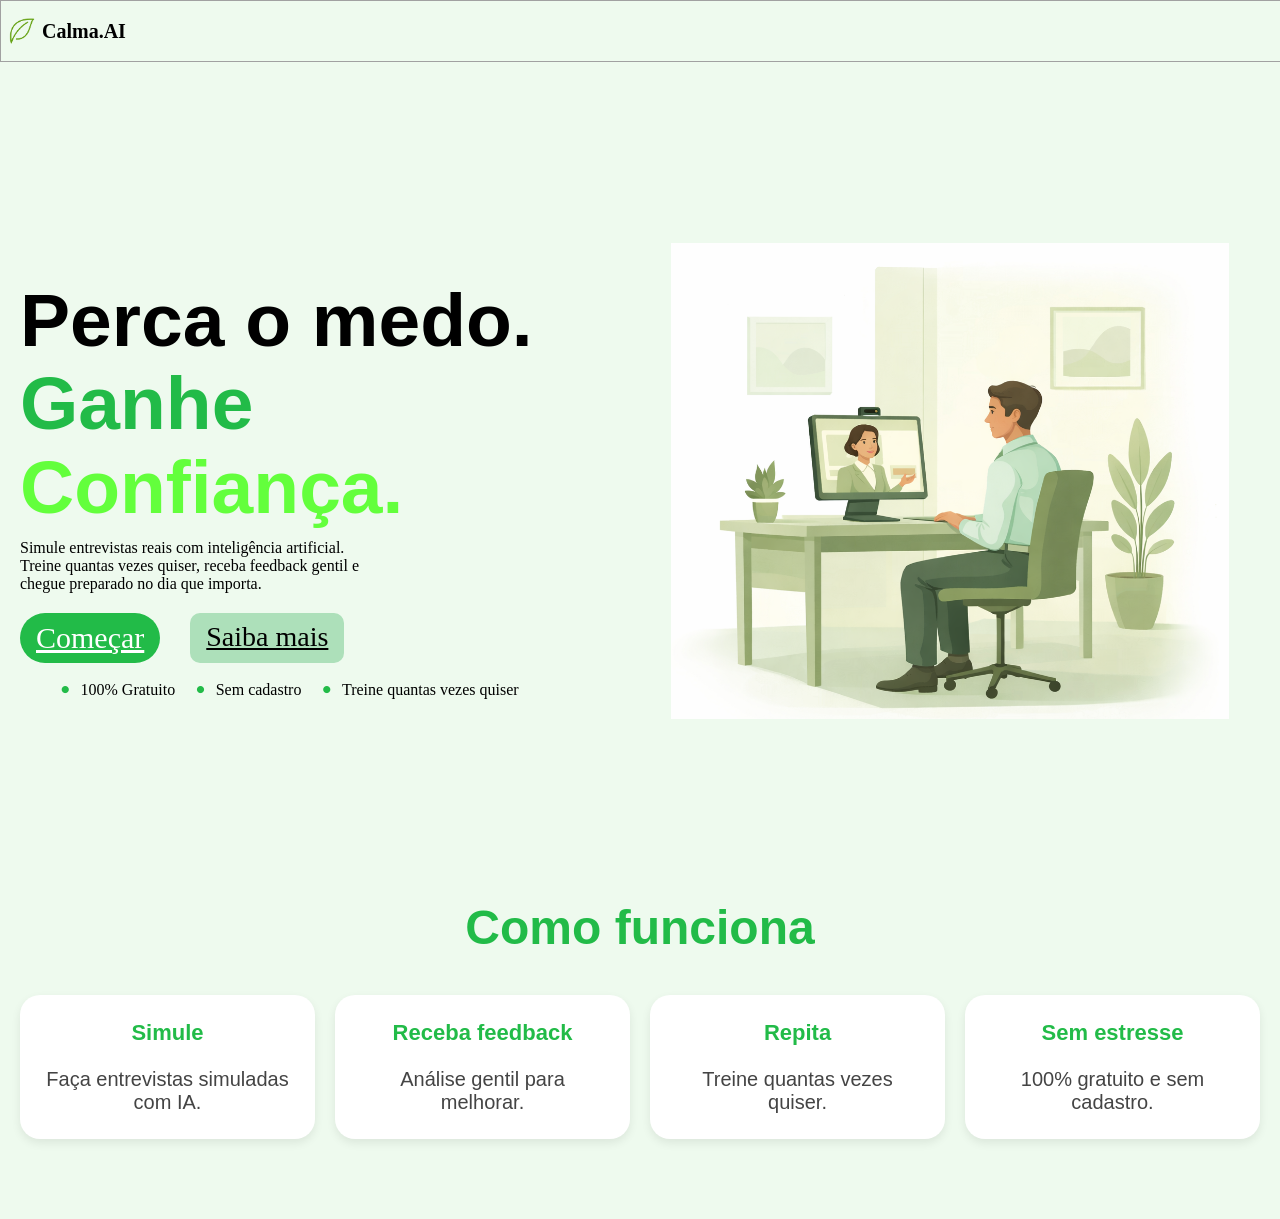
<file: index.html>
<!DOCTYPE html>
<html lang="pt-br">
<head>
    <meta charset="UTF-8">
    <meta name="viewport" content="width=device-width, initial-scale=1.0">
    <title>Calma.AI</title>
    <link rel="stylesheet" href="style.css">

</head>
<body>
   <header class="nav-bar">
        <div class="left">
            <img src="img/logo.png" alt="Logo" class="logo">
            <span class="site-name">Calma.AI</span>
        </div>
   </header>

   <section class="hero-div">
    <div class="hero-left">
        <h1>
            <span class="texto1">Perca o medo.</span><br>
            <span class="texto2">Ganhe</span><br>
            <span class="texto3">Confiança.</span>
        </h1>
        <div class="textos-inicio">
            <p class="texto-hero">Simule entrevistas reais com inteligência artificial.</p>
            <p class="texto-hero">Treine quantas vezes quiser, receba feedback gentil e </p>
            <p class="texto-hero">chegue preparado no dia que importa.</p>
        </div>
        <div class="buttons-div">
            <a href="Entrevista.html" class="start-btn2"> Começar</a>
            <a href="#como-funciona" class="saibaMais-btn">Saiba mais</a>
        </div>
        <ul class="pontos">
            <li class="ponto">100% Gratuito</li>
            <li class="ponto">Sem cadastro</li>
            <li class="ponto">Treine quantas vezes quiser</li>
        </ul>
    </div>
        <div class="hero-right">
            <img src="img/hero.png" alt="Hero Image" class="hero-image">
        </div>
   </section>
   
   <section id="como-funciona" class="info-section">
        <h2>Como funciona</h2>
        <div class="cards">
    <div class="card">
      <h3>Simule</h3>
      <p>Faça entrevistas simuladas com IA.</p>
    </div>

    <div class="card">
      <h3>Receba feedback</h3>
      <p>Análise gentil para melhorar.</p>
    </div>

    <div class="card">
      <h3>Repita</h3>
      <p>Treine quantas vezes quiser.</p>
    </div>

    <div class="card">
      <h3>Sem estresse</h3>
      <p>100% gratuito e sem cadastro.</p>
    </div>
  </div>
</section>
</body>
</file>
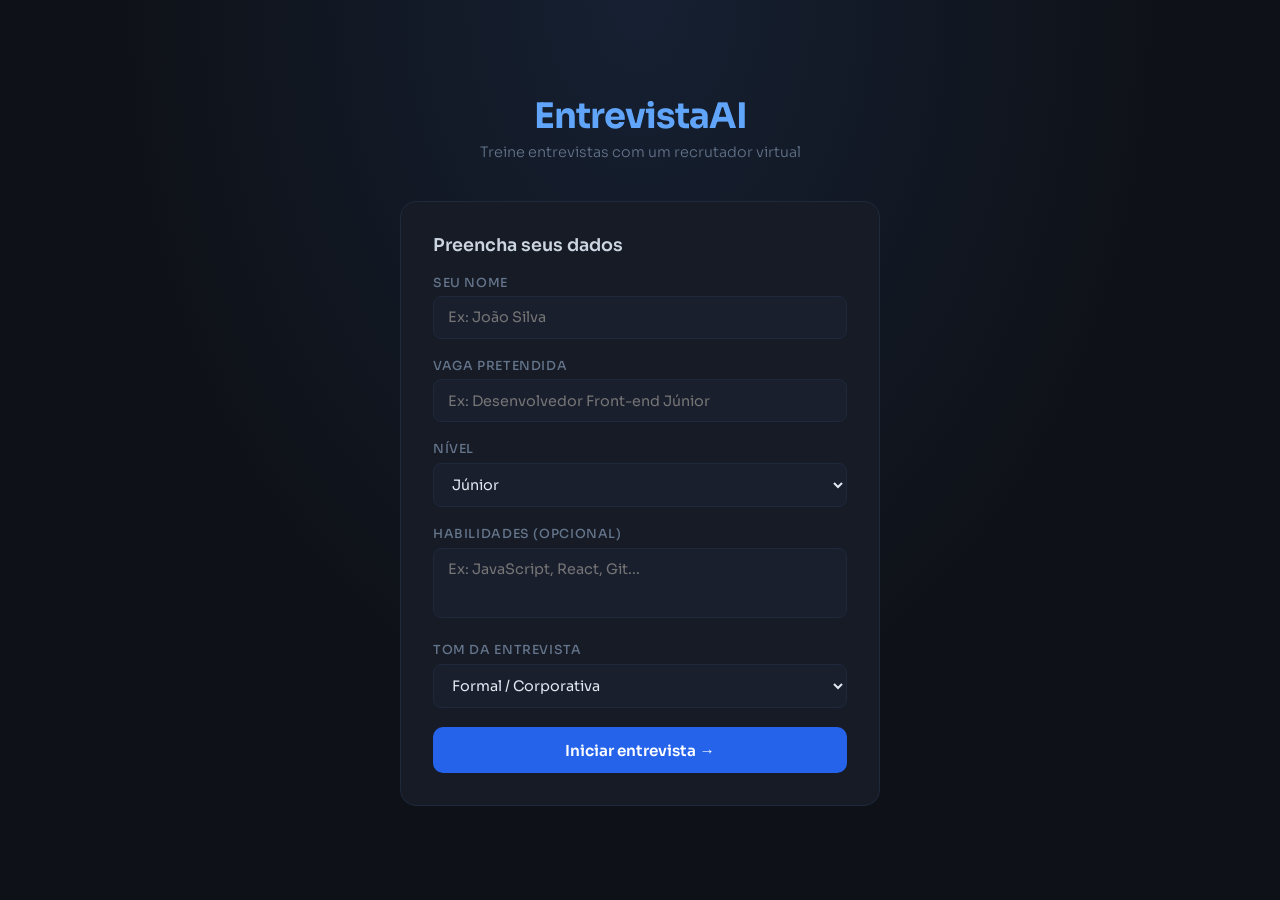
<file: Entrevista.html>
<!DOCTYPE html>
<html lang="pt-BR">
<head>
  <meta charset="UTF-8" />
  <meta name="viewport" content="width=device-width, initial-scale=1.0" />
  <title>EntrevistaAI</title>
  <link href="https://fonts.googleapis.com/css2?family=Sora:wght@300;400;500;600;700&display=swap" rel="stylesheet" />
  <link rel="stylesheet" href="entrevista.css" />
</head>
<body>

<div id="tela-inicio">
  <div class="titulo">EntrevistaAI</div>
  <p class="subtitulo">Treine entrevistas com um recrutador virtual</p>
  <div class="card-form">
    <h2>Preencha seus dados</h2>
    <div class="campo">
      <label>Seu nome</label>
      <input type="text" id="nome" placeholder="Ex: João Silva" />
    </div>
    <div class="campo">
      <label>Vaga pretendida</label>
      <input type="text" id="vaga" placeholder="Ex: Desenvolvedor Front-end Júnior" />
    </div>
    <div class="campo">
      <label>Nível</label>
      <select id="nivel">
        <option value="estágio">Estágio</option>
        <option value="júnior" selected>Júnior</option>
        <option value="pleno">Pleno</option>
        <option value="sênior">Sênior</option>
      </select>
    </div>
    <div class="campo">
      <label>Habilidades (opcional)</label>
      <textarea id="habilidades" placeholder="Ex: JavaScript, React, Git..."></textarea>
    </div>
    <div class="campo">
      <label>Tom da entrevista</label>
      <select id="tom">
        <option value="formal">Formal / Corporativa</option>
        <option value="tecnica">Técnica / Aprofundada</option>
        <option value="startup">Descontraída / Startup</option>
      </select>
    </div>
    <div class="erro" id="msg-erro">Preencha o nome e a vaga antes de continuar.</div>
    <button class="btn-iniciar" onclick="iniciarEntrevista()">Iniciar entrevista →</button>
  </div>
</div>

<div id="tela-entrevista">
  <div class="header">
    <div class="header-esq">
      <div class="avatar-ia">🤖</div>
      <div>
        <div class="header-nome">Ana — Recrutadora</div>
        <div class="header-status">
          <span class="dot-verde"></span> Entrevista em andamento
        </div>
      </div>
    </div>
    <button class="btn-encerrar" onclick="encerrarEntrevista()">Encerrar e ver feedback</button>
  </div>
  <div id="area-chat"></div>
  <div class="barra-input">
    <div class="barra-inner">
      <textarea id="campo-resposta" placeholder="Digite sua resposta..." rows="1"
        onkeydown="teclaEnter(event)" oninput="ajustarAltura(this)"></textarea>
      <button class="btn-enviar" onclick="enviarMensagem()">
        <svg viewBox="0 0 24 24"><path d="M2.01 21L23 12 2.01 3 2 10l15 2-15 2z"/></svg>
      </button>
    </div>
    <p class="dica-teclado">Enter para enviar · Shift+Enter para nova linha</p>
  </div>
</div>

<div id="tela-feedback">
  <div class="card-feedback">
    <h2>📋 Feedback da entrevista</h2>
    <div id="conteudo-feedback">Analisando sua entrevista...</div>
    <div id="secao-historico">
    <h3>📝 Histórico da conversa</h3>
    <div id="lista-historico"></div>
    </div>
    <button class="btn-novo" onclick="reiniciar()">Fazer nova entrevista</button>
  </div>
</div>



<script src="script.js"></script>
</body>
</html>
</file>
<file: style.css>
body {
    margin: 0;
    padding: 0;
    background-color: #eefaee;
    padding-top: 62px;
}
.nav-bar {
    display: flex;
    border: 1px solid #a1a1a1;
    align-items: center;
    justify-content: space-between;
    padding: 10px 1px;
    position: fixed;
    top: 0;
    left: 0;
    width: 100%;
    z-index: 1000; 
    background: #eefaee; 

}
.nav-bar .site-name {
    font-size: 20px;
    font-weight: bold;
}
.left {
    display: flex;
    align-items: center;
}
.logo {
    height: 40px;
}
.start-btn {
    background-color: #22bb48;
    color: white;
    border: none;
    padding: 8px 16px;
    cursor: pointer;
    border-radius: 15px;
    margin-right: 10px;
    font-weight: 500;
    transition: 0.3s ease;
}
.start-btn:hover {
    background-color: #1fb344;
    transform: scale(1.1);
}
.hero-div {
    height: calc(100vh - 62px);
    margin-left: 20px;
    margin-right: 20px;
    display: flex;
    justify-content: space-between;
    gap: 20px;
}
.hero-div h1 {
    font-size: 75px;
    padding-top: 80px;
    margin: 0;
    padding: 0;
    padding-top: 40px;
    line-height: 1.1;
    margin-bottom: 10px;
}
.hero-div h1 span{
    font-family: Arial, Helvetica, sans-serif;
    margin: 0;
    padding: 0;
}
.texto-hero{
    padding: 0;
    margin: 0;
    font-weight: 500;
}
.texto2 {
    color: #22bb48;
}
.texto3 {
    color: #63ff3c;
}
.buttons-div {
    margin-top: 20px;
    display: flex;
    gap: 20px;
}
.start-btn2 {
    background-color: #22bb48;
    color: white;
    border: none;
    padding: 8px 16px;
    cursor: pointer;
    border-radius: 25px;
    margin-right: 10px;
    font-weight: 400;
    transition: 0.3s ease;
    font-size: 30px;
}
.saibaMais-btn {
    background-color: #ade0ba;
    color: rgb(0, 0, 0);
    border: none;
    padding: 8px 16px;
    cursor: pointer;
    border-radius: 10px;
    margin-right: 10px;
    font-weight: 400;
    transition: 0.3s ease;
    font-size: 28px;
}
.start-btn2:hover {
    background-color: #1fb344;
    transform: scale(1.1);
}
.saibaMais-btn:hover {
    background-color: #9ed0a7;
    transform: scale(1.1);
}
.hero-left {
    max-width: 50%;
    display: flex;
    flex-direction: column;
    justify-content: center;
}
.hero-right {
    max-width: 50%;
    display: flex;
    justify-content: center;
    align-items: center;
}
.hero-right img {
    max-width: 90%;
    height: auto;
    animation: float 5s ease-in-out infinite;
}
@keyframes float{
    0% {
        transform: translateY(0);
    }
    50% {
        transform: translateY(-20px);
    }
    100% {
        transform: translateY(0);
    }
}
.pontos{
    display: flex;
    gap: 20px;
    margin-top: 10px;
    list-style: none;
}
.pontos li::before {
    content: "•";
    color: #22bb48;
    font-size: 30px;
    margin-right: 10px;
}
.pontos li {
    display: flex;
    align-items: center;
    font-size: 16px;
    font-weight: 500;
}
html {
  scroll-behavior: smooth;
}
.info-section {
  background: #eefaee;
  padding: 80px 20px;
  padding-top: 0;
  text-align: center;
  font-family: Arial, Helvetica, sans-serif;

}

.info-section h2 {
  margin-top: 0;
  font-size: 48px;
  margin-bottom: 10px;
  color: #22bb48;
}

.info-section p {
  max-width: 700px;
  margin: 0 auto;
  font-size: 20px;
  color: #333;
}
.cards {
  display: grid;
  grid-template-columns: repeat(4, 1fr);
  gap: 20px;
  margin-top: 40px;
}

.card {
  background: white;
  padding: 25px;
  border-radius: 20px;
  box-shadow: 0 4px 10px rgba(0,0,0,0.08);
  transition: 0.3s ease;
}

.card h3 {
  margin-top: 0;
  color: #22bb48;
  font-size: 22px;
}

.card p {
  margin: 0;
  color: #444;
}

.card:hover {
  transform: translateY(-8px);
  box-shadow: 0 8px 20px rgba(0,0,0,0.12);
}
@media (max-width: 900px) {
  .cards {
    grid-template-columns: repeat(2, 1fr);
  }
}

@media (max-width: 500px) {
  .cards {
    grid-template-columns: 1fr;
  }
}
@media (max-width: 768px) {
  .hero-div {
    flex-direction: column;
    align-items: center;
    text-align: center;
  }

  .hero-left,
  .hero-right {
    max-width: 100%;
  }

  .hero-right img {
    max-width: 80%;
    margin-top: 20px;
  }
   .hero-div h1 {
    font-size: 40px;
  }
}
</file>
<file: entrevista.css>
* {
  box-sizing: border-box;
  margin: 0;
  padding: 0;
}

body {
  font-family: 'Sora', sans-serif;
  background-color: #0e1117;
  color: #e2e8f0;
  min-height: 100vh;
}

#tela-inicio {
  display: flex;
  flex-direction: column;
  align-items: center;
  justify-content: center;
  min-height: 100vh;
  padding: 2rem;
  background: radial-gradient(ellipse at 50% 0%, #162032 0%, #0e1117 60%);
}

.titulo {
  font-size: 2.2rem;
  font-weight: 700;
  color: #60a5fa;
  margin-bottom: 0.3rem;
  letter-spacing: -1px;
}

.subtitulo {
  font-size: 0.9rem;
  color: #64748b;
  font-weight: 300;
  margin-bottom: 2.5rem;
}

.card-form {
  background: #161b25;
  border: 1px solid #1e293b;
  border-radius: 16px;
  padding: 2rem;
  width: 100%;
  max-width: 480px;
  display: flex;
  flex-direction: column;
  gap: 1.2rem;
}

.card-form h2 {
  font-size: 1.1rem;
  font-weight: 600;
  color: #cbd5e1;
}

.campo label {
  display: block;
  font-size: 0.78rem;
  color: #64748b;
  font-weight: 500;
  text-transform: uppercase;
  letter-spacing: 0.05em;
  margin-bottom: 0.35rem;
}

.campo input,
.campo select,
.campo textarea {
  width: 100%;
  background: #1a1f2e;
  border: 1px solid #1e293b;
  border-radius: 8px;
  padding: 0.7rem 0.9rem;
  color: #e2e8f0;
  font-family: 'Sora', sans-serif;
  font-size: 0.9rem;
  outline: none;
  transition: border-color 0.2s;
}

.campo input:focus,
.campo select:focus,
.campo textarea:focus {
  border-color: #3b82f6;
}

.campo select option {
  background: #161b25;
}

.campo textarea {
  resize: none;
  height: 70px;
}

.btn-iniciar {
  width: 100%;
  padding: 0.85rem;
  background: #2563eb;
  border: none;
  border-radius: 10px;
  color: #fff;
  font-family: 'Sora', sans-serif;
  font-size: 0.95rem;
  font-weight: 600;
  cursor: pointer;
  transition: background 0.2s;
}

.btn-iniciar:hover {
  background: #1d4ed8;
}

.erro {
  background: rgba(239, 68, 68, 0.1);
  border: 1px solid #ef4444;
  color: #fca5a5;
  border-radius: 8px;
  padding: 0.7rem 1rem;
  font-size: 0.82rem;
  display: none;
}

#tela-entrevista {
  display: none;
  flex-direction: column;
  height: 100vh;
}

.header {
  display: flex;
  align-items: center;
  justify-content: space-between;
  padding: 0.9rem 1.5rem;
  background: #161b25;
  border-bottom: 1px solid #1e293b;
  flex-shrink: 0;
}

.header-esq {
  display: flex;
  align-items: center;
  gap: 0.9rem;
}

.avatar-ia {
  width: 38px;
  height: 38px;
  background: #2563eb;
  border-radius: 50%;
  display: flex;
  align-items: center;
  justify-content: center;
  font-size: 1rem;
  flex-shrink: 0;
}

.header-nome {
  font-size: 0.95rem;
  font-weight: 600;
}

.header-status {
  font-size: 0.75rem;
  color: #64748b;
  display: flex;
  align-items: center;
  gap: 5px;
}

.dot-verde {
  width: 7px;
  height: 7px;
  background: #22c55e;
  border-radius: 50%;
  animation: pisca 2s infinite;
}

@keyframes pisca {
  0%, 100% { opacity: 1; }
  50% { opacity: 0.3; }
}

.btn-encerrar {
  background: transparent;
  border: 1px solid #ef4444;
  color: #ef4444;
  padding: 0.45rem 0.9rem;
  border-radius: 8px;
  cursor: pointer;
  font-size: 0.8rem;
  font-family: 'Sora', sans-serif;
  transition: background 0.2s;
}

.btn-encerrar:hover {
  background: rgba(239, 68, 68, 0.1);
}

#area-chat {
  flex: 1;
  overflow-y: auto;
  padding: 1.5rem 1rem;
  display: flex;
  flex-direction: column;
  gap: 1rem;
  scroll-behavior: smooth;
  padding-bottom: 2rem;
}

#area-chat::-webkit-scrollbar {
  width: 4px;
}

#area-chat::-webkit-scrollbar-thumb {
  background: #1e293b;
  border-radius: 4px;
}

.linha-msg {
  display: flex;
  gap: 0.7rem;
  max-width: 740px;
  margin: 0 auto;
  width: 100%;
  animation: subir 0.25s ease;
}

@keyframes subir {
  from { opacity: 0; transform: translateY(6px); }
  to   { opacity: 1; transform: translateY(0); }
}

.linha-msg.usuario {
  flex-direction: row-reverse;
}

.mini-avatar {
  width: 32px;
  height: 32px;
  border-radius: 50%;
  flex-shrink: 0;
  display: flex;
  align-items: center;
  justify-content: center;
  font-size: 0.78rem;
  font-weight: 600;
  margin-top: 2px;
}

.mini-avatar.ia {
  background: #1d4ed8;
  color: #fff;
}

.mini-avatar.user {
  background: #1e293b;
  color: #60a5fa;
  border: 1px solid #3b82f6;
}

.balao {
  padding: 0.8rem 1rem;
  border-radius: 14px;
  font-size: 0.9rem;
  line-height: 1.7;
  max-width: calc(100% - 44px);
}

.balao:hover {
  filter: brightness(1.1);
  transition: filter 0.2s;
}

.balao.ia {
  background: #161b25;
  border: 1px solid #1e293b;
  border-top-left-radius: 3px;
}

.balao.usuario {
  background: #1e3a5f;
  border: 1px solid rgba(37, 99, 235, 0.2);
  border-top-right-radius: 3px;
}

.digitando {
  display: flex;
  gap: 4px;
  align-items: center;
  padding: 0.75rem 1rem;
  background: #161b25;
  border: 1px solid #1e293b;
  border-radius: 14px;
  border-top-left-radius: 3px;
  width: fit-content;
}

.ponto {
  width: 6px;
  height: 6px;
  background: #64748b;
  border-radius: 50%;
  animation: pulo 1.4s infinite;
}

.ponto:nth-child(2) { animation-delay: 0.2s; }
.ponto:nth-child(3) { animation-delay: 0.4s; }

@keyframes pulo {
  0%, 80%, 100% { transform: translateY(0); opacity: 0.4; }
  40% { transform: translateY(-5px); opacity: 1; }
}

.barra-input {
  background: #161b25;
  border-top: 1px solid #1e293b;
  padding: 0.9rem 1.2rem;
  flex-shrink: 0;
}

.barra-inner {
  display: flex;
  gap: 0.7rem;
  align-items: flex-end;
  max-width: 740px;
  margin: 0 auto;
}

#campo-resposta {
  flex: 1;
  resize: none;
  border-radius: 10px;
  min-height: 44px;
  max-height: 130px;
  padding: 0.65rem 0.9rem;
  font-size: 0.9rem;
  line-height: 1.5;
  background: #0e1117;
  border: 1px solid #1e293b;
  color: #e2e8f0;
  font-family: 'Sora', sans-serif;
  outline: none;
  transition: border-color 0.2s;
}

#campo-resposta:focus {
  border-color: #3b82f6;
}

.btn-enviar {
  background: #2563eb;
  border: none;
  border-radius: 10px;
  width: 44px;
  height: 44px;
  flex-shrink: 0;
  cursor: pointer;
  display: flex;
  align-items: center;
  justify-content: center;
  transition: background 0.2s;
}

.btn-enviar:hover {
  background: #1d4ed8;
}

.btn-enviar svg {
  width: 18px;
  height: 18px;
  fill: #fff;
}

.dica-teclado {
  text-align: center;
  font-size: 0.72rem;
  color: #334155;
  margin-top: 0.5rem;
}

#tela-feedback {
  display: none;
  flex-direction: column;
  align-items: center;
  justify-content: center;
  min-height: 100vh;
  padding: 2rem;
  background: radial-gradient(ellipse at 50% 0%, #162032 0%, #0e1117 60%);
}

.card-feedback {
  background: #161b25;
  border: 1px solid #1e293b;
  border-radius: 16px;
  padding: 2rem;
  width: 100%;
  max-width: 620px;
}

.card-feedback h2 {
  font-size: 1.3rem;
  font-weight: 700;
  margin-bottom: 1.2rem;
  color: #cbd5e1;
}

#conteudo-feedback {
  font-size: 0.9rem;
  line-height: 1.85;
  color: #94a3b8;
  white-space: pre-wrap;
}

.btn-novo {
  width: 100%;
  margin-top: 1.5rem;
  padding: 0.85rem;
  background: #2563eb;
  border: none;
  border-radius: 10px;
  color: #fff;
  font-family: 'Sora', sans-serif;
  font-size: 0.95rem;
  font-weight: 600;
  cursor: pointer;
  transition: background 0.2s;
}

.btn-novo:hover {
  background: #1d4ed8;
}

@media (max-width: 600px) {
  .card-form {
    padding: 1.5rem;
    max-width: 90%;
  }
  .titulo {
    font-size: 1.8rem;
  }
}

#secao-historico {
  margin-top: 40px;
  padding-top: 30px;
  border-top: 2px solid #e0e0e0;
  width: 100%;
}

#secao-historico h3 {
  color: #22bb48;
  font-size: 24px;
  margin-bottom: 20px;
  text-align: left;
}

#lista-historico {
  display: flex;
  flex-direction: column;
  gap: 15px;
  max-height: 500px;
  overflow-y: auto;
  padding-right: 10px;
}

.item-historico {
  background: #f9f9f9;
  border-left: 4px solid #22bb48;
  padding: 15px;
  border-radius: 8px;
}

.item-historico.usuario {
  border-left-color: #63ff3c;
  background: #f0f8f0;
}

.item-historico .quem {
  font-weight: 600;
  color: #22bb48;
  margin-bottom: 8px;
  font-size: 14px;
}

.item-historico.usuario .quem {
  color: #63ff3c;
}

.item-historico .texto {
  color: #333;
  line-height: 1.6;
  font-size: 15px;
}

#lista-historico::-webkit-scrollbar {
  width: 8px;
}

#lista-historico::-webkit-scrollbar-track {
  background: #f1f1f1;
  border-radius: 10px;
}

#lista-historico::-webkit-scrollbar-thumb {
  background: #22bb48;
  border-radius: 10px;
}
</file>
